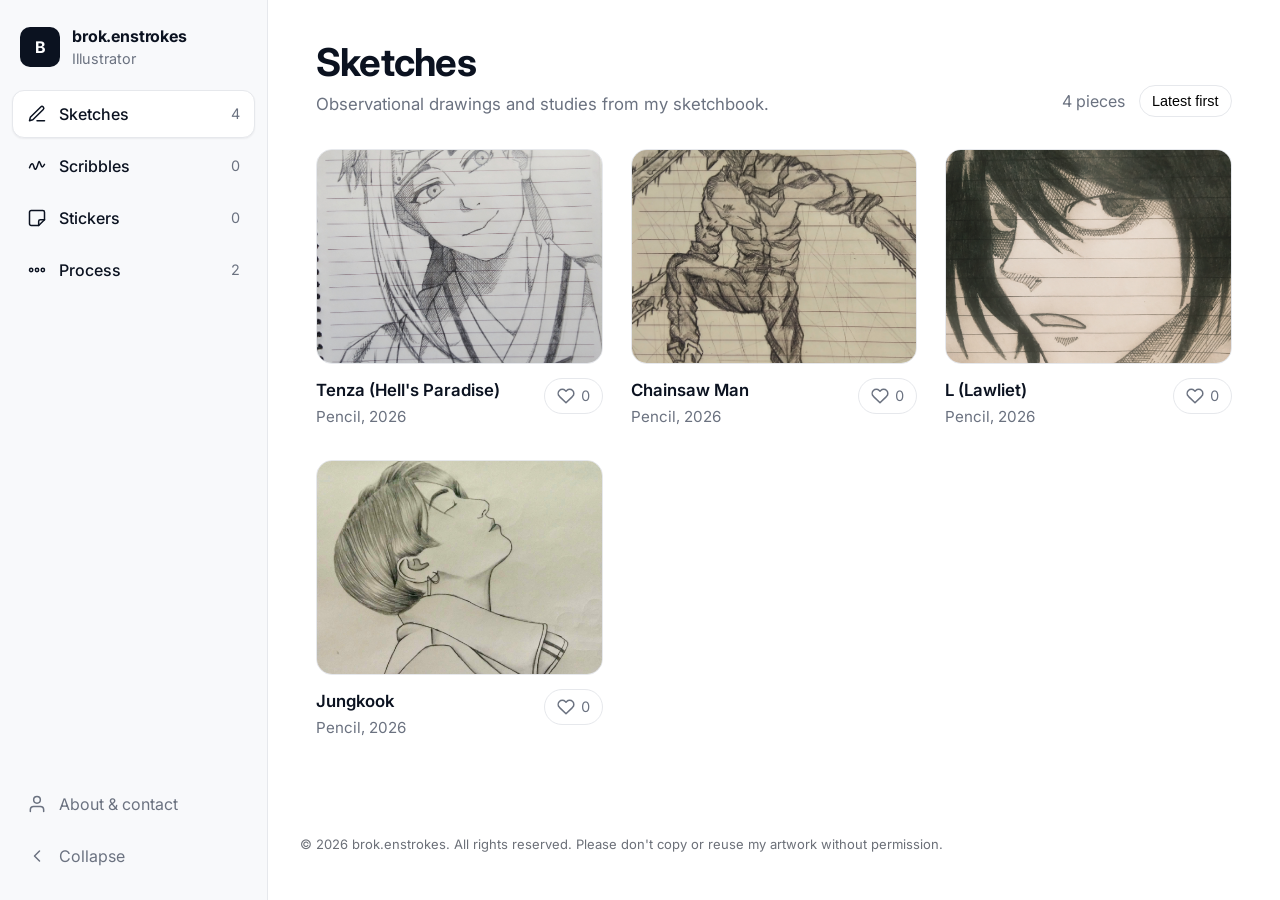
<file: index.html>
<!doctype html>
<html lang="en">
<head>
  <meta charset="utf-8">
  <meta name="viewport" content="width=device-width, initial-scale=1">
  <title>brok.enstrokes — Portfolio</title>
  <meta name="description" content="Sketches, scribbles, stickers and process by brok.enstrokes, illustrator.">
  <link rel="icon" href="data:image/svg+xml,%3Csvg xmlns='http://www.w3.org/2000/svg' viewBox='0 0 32 32'%3E%3Crect width='32' height='32' rx='8' fill='%230b1220'/%3E%3Ctext x='16' y='22.5' font-size='18' font-family='Arial' font-weight='700' text-anchor='middle' fill='white'%3EB%3C/text%3E%3C/svg%3E">
  <link rel="preconnect" href="https://fonts.googleapis.com">
  <link rel="preconnect" href="https://fonts.gstatic.com" crossorigin>
  <link href="https://fonts.googleapis.com/css2?family=Inter:wght@400;500;600;700&display=swap" rel="stylesheet">
  <link rel="stylesheet" href="style.css">
</head>
<body>
  <div class="app" id="app">

    <aside class="sidebar" id="sidebar" aria-label="Site menu">
      <div class="brand">
        <div class="logo" id="logo" aria-hidden="true">B</div>
        <div class="brand-text">
          <div class="brand-name" id="brandName">brok.enstrokes</div>
          <div class="brand-role" id="brandRole">Illustrator</div>
        </div>
      </div>
      <nav class="nav" id="nav" aria-label="Sections"></nav>
      <div class="sidebar-bottom" id="sidebarBottom"></div>
    </aside>

    <div class="scrim" id="scrim"></div>

    <main class="main">
      <header class="mobilebar">
        <button class="icon-btn" id="menuBtn" aria-label="Open menu"></button>
        <span class="mobilebar-name" id="mobileName">brok.enstrokes</span>
      </header>
      <section id="view" class="view" aria-live="polite"></section>
          <footer style="padding:24px 32px;font-size:13px;opacity:.6">
           &copy; 2026 brok.enstrokes. All rights reserved. Please don't copy or reuse my artwork without permission.
         </footer>
    </main>
  </div>

  <div class="lightbox" id="lightbox" hidden role="dialog" aria-modal="true" aria-label="Image viewer">
    <button class="lb-close" id="lbClose" aria-label="Close">&times;</button>
    <button class="lb-nav lb-prev" id="lbPrev" aria-label="Previous piece">&#8249;</button>
    <figure class="lb-fig">
      <img id="lbImg" alt="">
      <figcaption>
        <div class="lb-text">
          <strong id="lbTitle"></strong>
          <span id="lbMeta"></span>
        </div>
        <button class="like" id="lbLike" type="button" aria-pressed="false" aria-label="Like this piece"></button>
      </figcaption>
    </figure>
    <button class="lb-nav lb-next" id="lbNext" aria-label="Next piece">&#8250;</button>
  </div>

  <div class="toast" id="toast" role="status" aria-live="polite" hidden></div>

  <noscript><p style="padding:24px;font-family:sans-serif">This portfolio needs JavaScript to show the artwork.</p></noscript>

  <script src="config.js"></script>
  <script src="script.js"></script>
</body>
</html>
</file>
<file: style.css>
/* brok.enstrokes portfolio — styles
   Colours and sizes live in :root so they are easy to change. */

:root {
  --ink: #0b1220;
  --muted: #6b7280;
  --line: #e6e8ec;
  --bg: #ffffff;
  --side: #f8f9fb;
  --card: #f3f4f6;
  --accent: #ef4444;
  --radius: 16px;
  --side-w: 268px;
  --side-w-collapsed: 76px;
  --shadow: 0 12px 32px rgba(15, 23, 42, 0.12);
  font-family: Inter, system-ui, -apple-system, "Segoe UI", Roboto, Helvetica, Arial, sans-serif;
}

* { box-sizing: border-box; }
[hidden] { display: none !important; }
html { -webkit-text-size-adjust: 100%; }
body {
  margin: 0;
  background: var(--bg);
  color: var(--ink);
  font-size: 16px;
  line-height: 1.5;
  -webkit-font-smoothing: antialiased;
}
button { font: inherit; color: inherit; }
a { color: inherit; }
:focus-visible { outline: 2px solid #3b82f6; outline-offset: 2px; }

/* ---------- Layout ---------- */
.app {
  display: grid;
  grid-template-columns: var(--side-w) 1fr;
  min-height: 100vh;
  transition: grid-template-columns 0.25s ease;
}
.app.collapsed { grid-template-columns: var(--side-w-collapsed) 1fr; }

.sidebar {
  position: sticky;
  top: 0;
  height: 100vh;
  display: flex;
  flex-direction: column;
  padding: 20px 12px;
  background: var(--side);
  border-right: 1px solid var(--line);
  overflow: hidden;
}

.main { min-width: 0; }
.view { padding: 40px 48px 72px; max-width: 1400px; }

/* ---------- Sidebar ---------- */
.brand { display: flex; align-items: center; gap: 12px; padding: 4px 8px 20px; }
.logo {
  flex: none;
  width: 40px; height: 40px;
  display: grid; place-items: center;
  border-radius: 10px;
  background: var(--ink);
  color: #fff;
  font-weight: 700;
}
.brand-text { min-width: 0; }
.brand-name { font-weight: 700; letter-spacing: -0.01em; white-space: nowrap; }
.brand-role { color: var(--muted); font-size: 0.9rem; }

.nav { display: flex; flex-direction: column; gap: 4px; }
.sidebar-bottom { margin-top: auto; display: flex; flex-direction: column; gap: 4px; }

.nav-item {
  display: flex; align-items: center; gap: 12px;
  width: 100%;
  padding: 11px 14px;
  border: 1px solid transparent;
  border-radius: 12px;
  background: none;
  font-weight: 500;
  text-align: left;
  text-decoration: none;
  cursor: pointer;
  white-space: nowrap;
}
.nav-item:hover { background: rgba(15, 23, 42, 0.05); }
.nav-item.active {
  background: #fff;
  border-color: var(--line);
  box-shadow: 0 1px 2px rgba(15, 23, 42, 0.06);
}
.nav-item svg { width: 20px; height: 20px; flex: none; }
.nav-item .badge { margin-left: auto; color: var(--muted); font-weight: 400; font-size: 0.9rem; }
.nav-item.subtle { color: var(--muted); font-weight: 400; }
.nav-item.subtle.active { color: var(--ink); font-weight: 500; }
#collapseBtn svg { transition: transform 0.25s ease; }

.app.collapsed .brand-text,
.app.collapsed .nav-item .label,
.app.collapsed .nav-item .badge { display: none; }
.app.collapsed .nav-item { justify-content: center; padding: 11px 0; }
.app.collapsed .brand { justify-content: center; padding-left: 0; padding-right: 0; }
.app.collapsed #collapseBtn svg { transform: rotate(180deg); }

/* ---------- Page header ---------- */
.page-head {
  display: flex; justify-content: space-between; align-items: flex-end;
  gap: 16px; flex-wrap: wrap;
}
.page-head h1 { margin: 0; font-size: 2.4rem; line-height: 1.15; letter-spacing: -0.02em; }
.blurb { margin: 8px 0 0; color: var(--muted); font-size: 1.05rem; }
.head-tools { display: flex; align-items: center; gap: 14px; color: var(--muted); }
.sort {
  appearance: none;
  padding: 7px 12px;
  border: 1px solid var(--line);
  border-radius: 999px;
  background: #fff;
  font-size: 0.9rem;
  cursor: pointer;
}

/* ---------- Gallery ---------- */
.grid {
  display: grid;
  grid-template-columns: repeat(auto-fill, minmax(260px, 1fr));
  gap: 32px 28px;
  margin-top: 32px;
}
.card { min-width: 0; }

.thumb {
  position: relative;
  display: block;
  width: 100%;
  aspect-ratio: 4 / 3;
  padding: 0;
  border: 1px solid var(--line);
  border-radius: var(--radius);
  background: var(--card);
  overflow: hidden;
  cursor: zoom-in;
  touch-action: manipulation;
  transition: box-shadow 0.2s ease, transform 0.2s ease;
}
.thumb.no-img { cursor: default; }
.card:hover .thumb { box-shadow: var(--shadow); transform: translateY(-2px); }
.thumb img {
  position: absolute; inset: 0;
  width: 100%; height: 100%;
  object-fit: cover;
}
.ph {
  position: absolute; inset: 0;
  display: grid; place-content: center; justify-items: center; gap: 8px;
  color: #c3c7cf; font-size: 0.75rem;
}
.ph svg { width: 56px; height: 56px; }

.card-foot {
  display: flex; align-items: flex-start; justify-content: space-between;
  gap: 12px; margin-top: 14px;
}
.card-info { min-width: 0; }
.card-info h3 { margin: 0; font-size: 1.05rem; font-weight: 600; overflow-wrap: anywhere; }
.card-info p { margin: 2px 0 0; color: var(--muted); font-size: 0.95rem; }

.empty { margin-top: 48px; color: var(--muted); }

/* ---------- Like button ---------- */
.like {
  flex: none;
  display: inline-flex; align-items: center; gap: 6px;
  padding: 6px 12px;
  border: 1px solid var(--line);
  border-radius: 999px;
  background: #fff;
  color: var(--muted);
  font-size: 0.9rem;
  cursor: pointer;
  transition: color 0.15s, border-color 0.15s, background 0.15s;
}
.like:hover { color: var(--accent); border-color: #fecaca; }
.like svg { width: 18px; height: 18px; fill: none; stroke: currentColor; stroke-width: 2; stroke-linecap: round; stroke-linejoin: round; }
.like.on { color: var(--accent); border-color: #fecaca; background: #fff5f5; }
.like.on svg { fill: currentColor; }
.like.pop svg { animation: pop 0.35s ease; }
.like .count { min-width: 1ch; font-variant-numeric: tabular-nums; }

@keyframes pop {
  0% { transform: scale(1); }
  40% { transform: scale(1.4); }
  100% { transform: scale(1); }
}

.burst {
  position: absolute; left: 50%; top: 50%;
  width: 96px; height: 96px; margin: -48px 0 0 -48px;
  color: #fff; fill: currentColor;
  filter: drop-shadow(0 4px 12px rgba(0, 0, 0, 0.35));
  pointer-events: none;
  animation: burst 0.8s ease forwards;
}
@keyframes burst {
  0% { transform: scale(0.3); opacity: 0; }
  25% { transform: scale(1.15); opacity: 1; }
  70% { transform: scale(1); opacity: 1; }
  100% { transform: scale(1.1); opacity: 0; }
}

/* ---------- About ---------- */
.about { max-width: 640px; margin-top: 28px; }
.about p { margin: 0 0 16px; font-size: 1.05rem; white-space: pre-line; }
.contact-list { display: flex; flex-wrap: wrap; gap: 10px; margin-top: 24px; padding: 0; list-style: none; }
.contact-list a {
  display: inline-block;
  padding: 9px 16px;
  border: 1px solid var(--line);
  border-radius: 999px;
  background: #fff;
  text-decoration: none;
  font-weight: 500;
}
.contact-list a:hover { box-shadow: var(--shadow); }

.notice {
  max-width: 560px;
  margin-top: 40px;
  padding: 20px 22px;
  border: 1px solid var(--line);
  border-radius: var(--radius);
  background: var(--side);
}
.notice strong { display: block; margin-bottom: 6px; }

/* ---------- Lightbox ---------- */
.lightbox {
  position: fixed; inset: 0; z-index: 50;
  display: flex; align-items: center; justify-content: center; gap: 12px;
  padding: 24px;
  background: rgba(8, 12, 20, 0.95);
}
.lb-fig { margin: 0; max-width: min(92vw, 1100px); }
.lb-fig img {
  display: block;
  max-width: 100%; max-height: 78vh;
  margin: 0 auto;
  border-radius: 12px;
  background: #fff;
  object-fit: contain;
}
.lb-fig figcaption {
  display: flex; align-items: center; justify-content: space-between; gap: 16px;
  margin-top: 14px; color: #fff;
}
.lb-text { display: flex; flex-direction: column; min-width: 0; }
.lb-text span { color: rgba(255, 255, 255, 0.7); font-size: 0.95rem; }
.lb-close, .lb-nav {
  border: 0; border-radius: 999px;
  background: rgba(255, 255, 255, 0.12);
  color: #fff; cursor: pointer; line-height: 1;
}
.lb-close:hover, .lb-nav:hover { background: rgba(255, 255, 255, 0.22); }
.lb-close { position: absolute; top: 16px; right: 16px; width: 44px; height: 44px; font-size: 28px; }
.lb-nav { flex: none; width: 48px; height: 48px; font-size: 32px; }

/* ---------- Toast ---------- */
.toast {
  position: fixed; left: 50%; bottom: 28px; z-index: 60;
  transform: translateX(-50%);
  max-width: min(92vw, 420px);
  padding: 12px 18px;
  border-radius: 999px;
  background: var(--ink); color: #fff;
  font-size: 0.95rem; text-align: center;
  box-shadow: var(--shadow);
}

/* ---------- Mobile ---------- */
.mobilebar, .scrim { display: none; }
.icon-btn {
  display: grid; place-items: center;
  width: 42px; height: 42px;
  border: 1px solid var(--line); border-radius: 12px;
  background: #fff; cursor: pointer;
}
.icon-btn svg { width: 22px; height: 22px; }

@media (max-width: 820px) {
  .app, .app.collapsed { grid-template-columns: 1fr; }
  .sidebar {
    position: fixed; z-index: 40; left: 0; top: 0;
    width: 284px; max-width: 86vw;
    transform: translateX(-100%);
    transition: transform 0.25s ease;
  }
  .app.menu-open .sidebar { transform: none; }
  .app.menu-open .scrim {
    display: block; position: fixed; inset: 0; z-index: 35;
    background: rgba(8, 12, 20, 0.45);
  }
  /* the desktop "collapsed" look never applies to the phone drawer */
  .app.collapsed .brand-text,
  .app.collapsed .nav-item .label,
  .app.collapsed .nav-item .badge { display: revert; }
  .app.collapsed .nav-item { justify-content: flex-start; padding: 11px 14px; }
  #collapseBtn { display: none; }

  .mobilebar {
    position: sticky; top: 0; z-index: 20;
    display: flex; align-items: center; gap: 12px;
    padding: 10px 16px;
    background: rgba(255, 255, 255, 0.92);
    backdrop-filter: blur(8px);
    border-bottom: 1px solid var(--line);
  }
  .mobilebar-name { font-weight: 700; }
  .view { padding: 24px 16px 56px; }
  .page-head h1 { font-size: 1.9rem; }
  .grid { grid-template-columns: 1fr; gap: 26px; margin-top: 24px; }
  .lb-nav { display: none; }
  .lightbox { padding: 12px; }
}

@media (prefers-reduced-motion: reduce) {
  * { animation-duration: 0.01ms !important; transition-duration: 0.01ms !important; }
}
</file>
